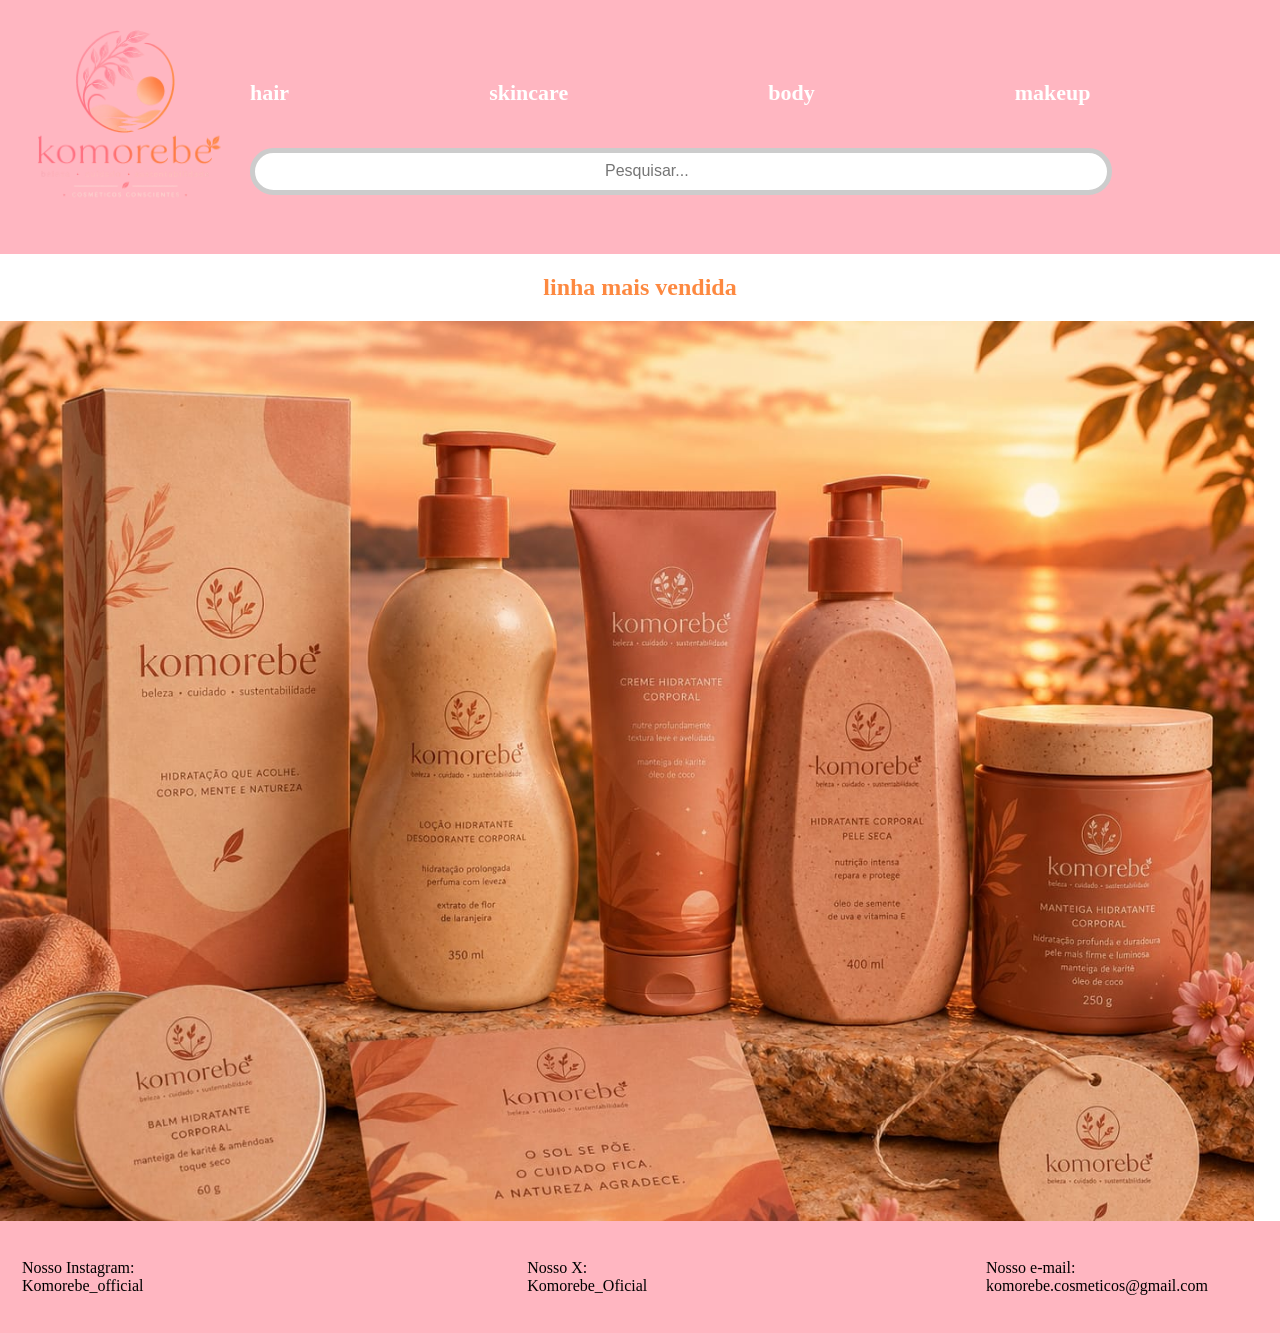
<file: index.html>
<!doctype html>
<html lang="pt-BR">
  <head>
    <meta charset="UTF-8" />
    <link rel="icon" type="image/svg+xml" href="src/assets/icons/android-chrome-192x192" />
    <meta name="viewport" content="width=device-width, initial-scale=1.0" />
    <link rel="stylesheet" href="style.css">
    <title>Komorebe</title>
  </head>
  <body>
    <header>
      <div class="npm">
        <a href="index.html" >
      <img src="src/assets/logos/logo komorebe.png" alt="" class="logo">
    </a>
    <nav>
    <ul type="none">
        <li><a href="src/pages/hair/hair.html" target="_self" class="click">hair</a></li>
        <li><a href="src/pages/skincare/skincare.html" target="_self" class="click">skincare</a></li>
        <li><a href="src/pages/body/body.html" target="_self" class="click">body</a></li>
        <li><a href="src/pages/make/make.html" target="_self" class="click">makeup</a></li>
        <li><a href="src/pages/sobre/sobre.html" target="_self" class="click">sobre nós</a></li>
    </ul>
     <input type="text" placeholder="Pesquisar...">
    </nav>
    </div>
    
</header>
<main>
    <h2 class="sub">linha mais vendida</h2>
    <img src="src/assets/images/WhatsApp Image 2026-05-20 at 1.48.15 PM.jpeg" class="imagem">
</main>
<footer>
  <div class="rodape">
    <p>Nosso Instagram: Komorebe_official</p>
    <p>Nosso X: Komorebe_Oficial</p>
    <p>Nosso e-mail: komorebe.cosmeticos@gmail.com</p>
</div>    
</footer>
    <script type="module" src="main.js"></script>
  </body>
</html>
</file>
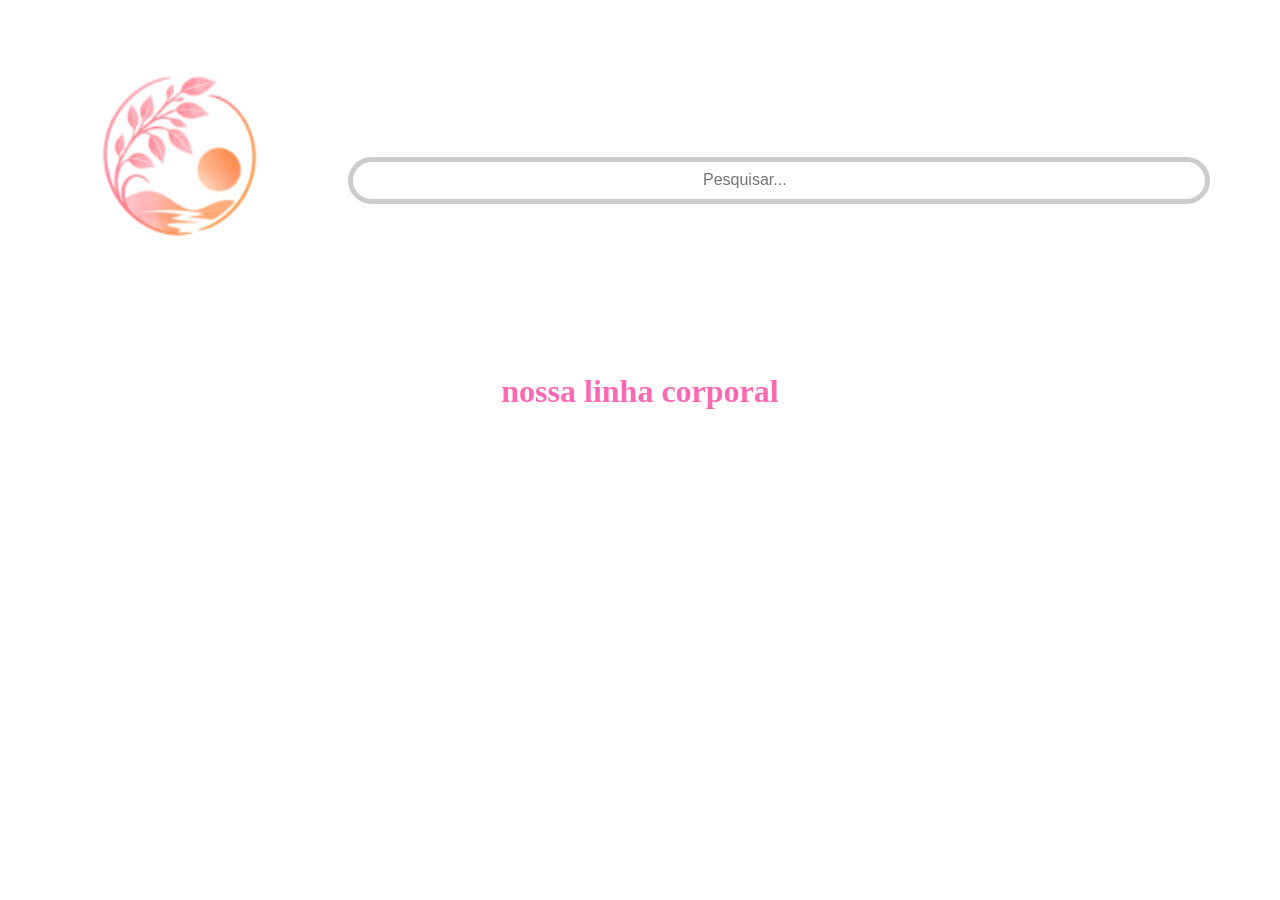
<file: src/pages/body/body.html>
<!DOCTYPE html>
<html lang="en">
<head>
    <meta charset="UTF-8">
    <meta name="viewport" content="width=device-width, initial-scale=1.0">
    <title>Komorebe</title>
    <link rel="stylesheet" href="body.css">
    <link rel="icon" type="image/svg+xml" href="../../assets/logos/android-chrome-192x192.png" />
</head>
<header>
    <div class="topo">
    <a href="../../../index.html" >
            <img src="../../assets/logos/android-chrome-192x192.png" alt="" class="logo">
    </a>
     <input type="text" placeholder="Pesquisar...">
    </div>
</header>
<body>
    <h1>nossa linha corporal</h1>
    
</body>
</html>
</file>
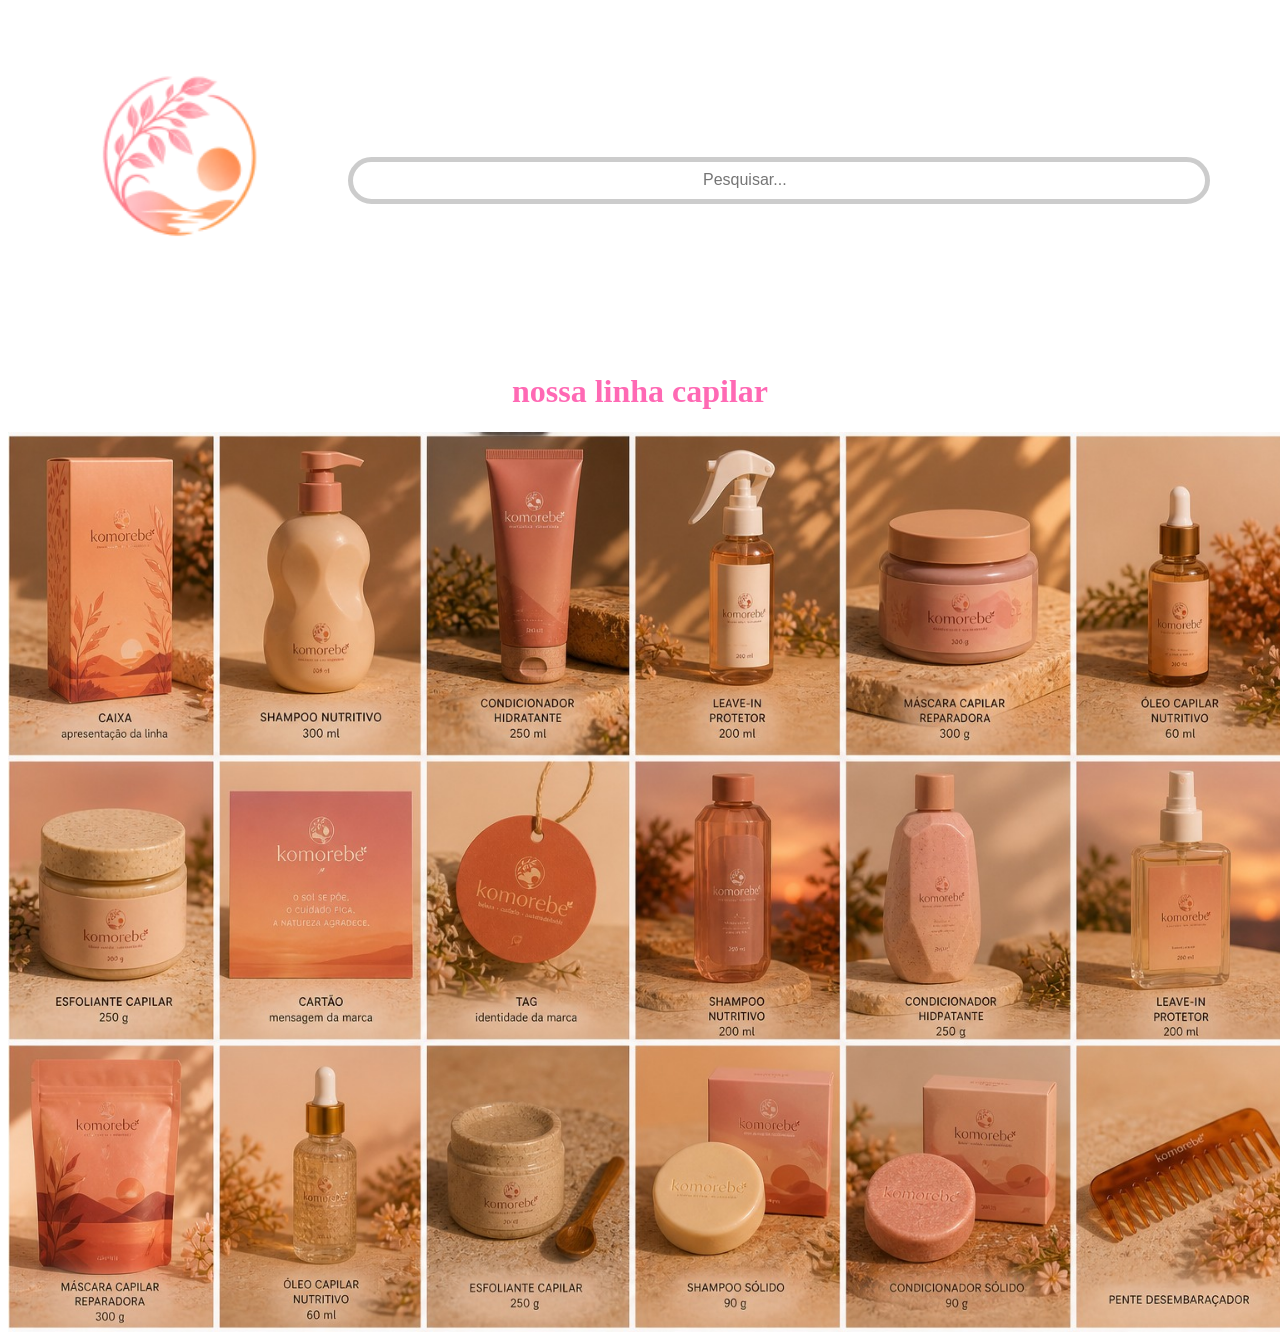
<file: src/pages/hair/hair.html>
<!DOCTYPE html>
<html lang="en">
<head>
    <meta charset="UTF-8">
    <meta name="viewport" content="width=device-width, initial-scale=1.0">
    <title>Komorebe</title>
    <link rel="stylesheet" href="hair.css">
    <link rel="shortcut icon" href="image/android-chrome-192x192.png" type="image/x-icon">
</head>
<header>
    <div class="topo">
    <a href="../../../index.html" >
            <img src="../../assets/logos/android-chrome-192x192.png" alt="" class="logo">
    </a>
     <input type="text" placeholder="Pesquisar...">
    </div>
</header>
<body>
    <h1>nossa linha capilar</h1>
    <img src="../../assets/images/WhatsApp Image 2026-05-20 at 1.45.45 PM (1).jpeg" class="imagem">
</body>
</html>
</file>
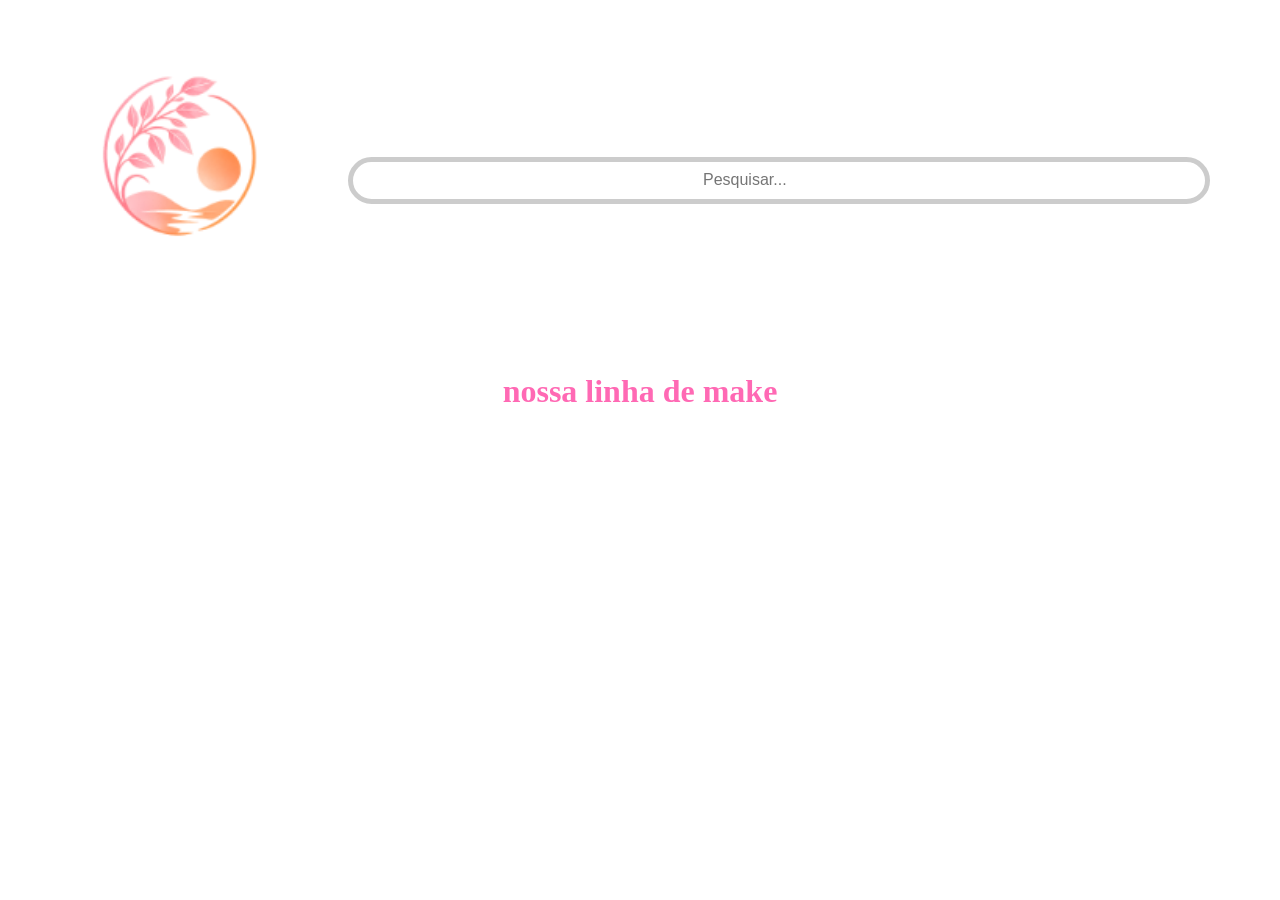
<file: src/pages/make/make.html>
<!DOCTYPE html>
<html lang="en">
<head>
    <meta charset="UTF-8">
    <meta name="viewport" content="width=device-width, initial-scale=1.0">
    <title>Komorebe</title>
    <link rel="stylesheet" href="make.css">
    <link rel="shortcut icon" href="../../assets/icons/android-chrome-192x192.png" type="image/x-icon">
</head>
<header>
    <div class="topo">
    <a href="index.html" >
            <img src="../../assets/icons/android-chrome-192x192.png" alt="" class="logo">
    </a>
     <input type="text" placeholder="Pesquisar...">
    </div>
</header>
<body>
    <h1>nossa linha de make</h1>
    
</body>
</html>
</file>
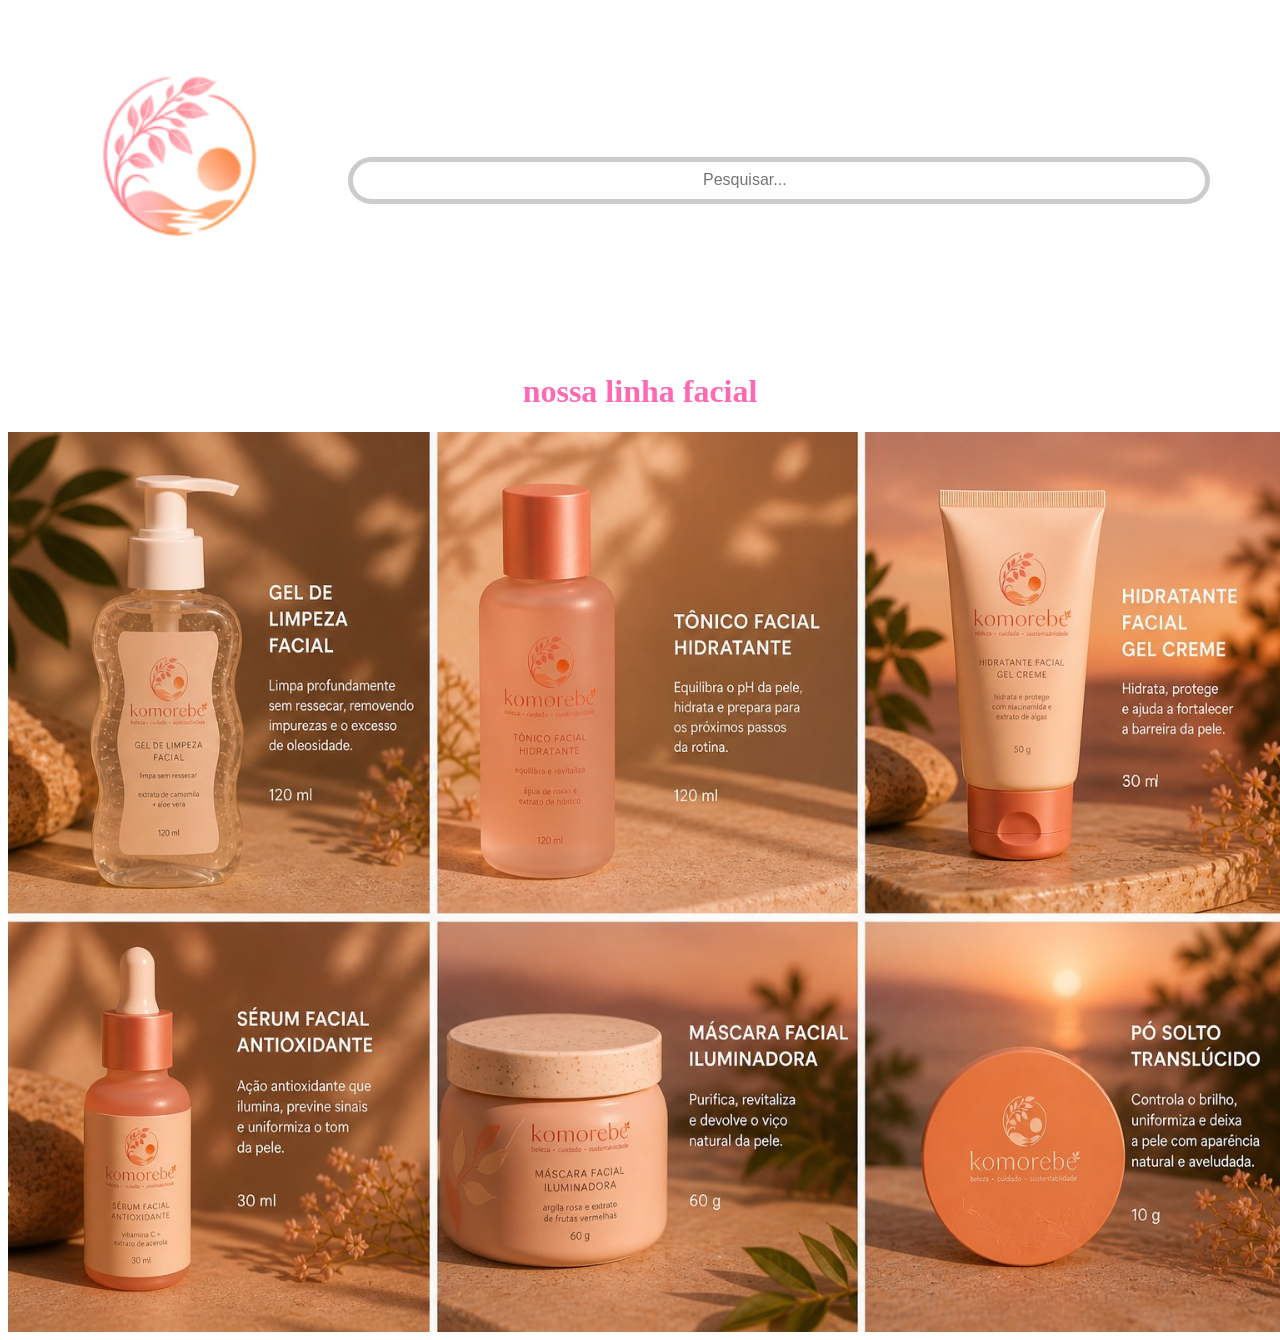
<file: src/pages/skincare/skincare.html>
<!DOCTYPE html>
<html lang="en">
<head>
    <meta charset="UTF-8">
    <meta name="viewport" content="width=device-width, initial-scale=1.0">
    <title>Komorebe</title>
    <link rel="shortcut icon" href="../../assets/icons/android-chrome-192x192.png" type="image/x-icon">
    <link rel="stylesheet" href="skincare.css">
</head>
<header>
    <div class="topo">
    <a href="index.html" >
            <img src="../../assets/icons/android-chrome-192x192.png" alt="" class="logo">
    </a>
     <input type="text" placeholder="Pesquisar...">
    </div>
</header>
<body>
    <h1>nossa linha facial</h1>
    <img src="../../assets/images/WhatsApp Image 2026-05-20 at 1.45.45 PM.jpeg" class="imagem">
    
</body>
</html>
</file>
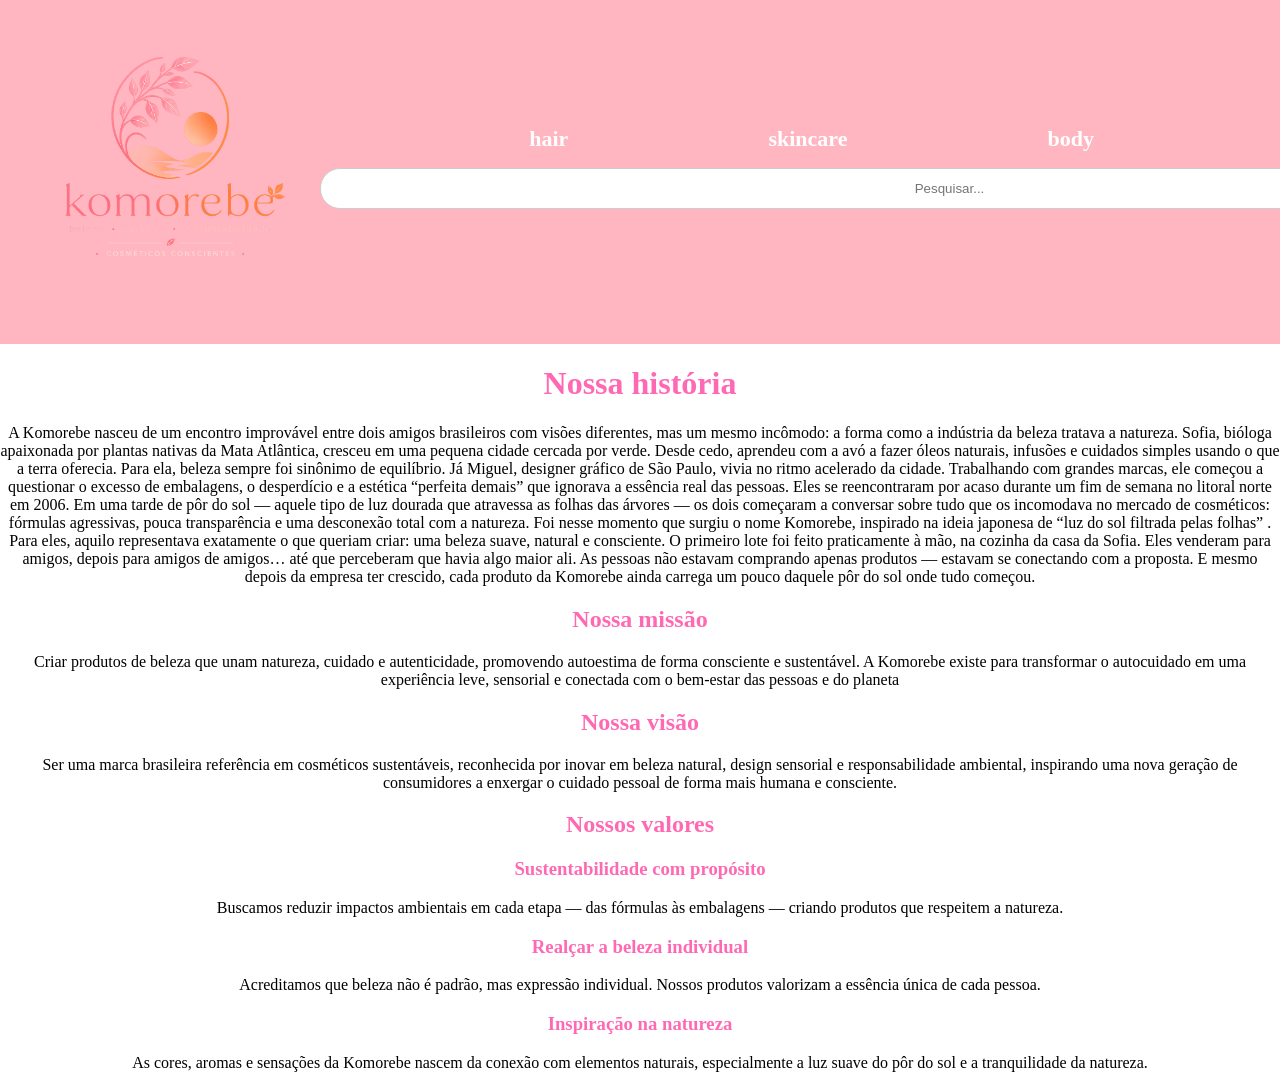
<file: src/pages/sobre/sobre.html>
<!DOCTYPE html>
<html lang="pb-bt">
<head>
    <meta charset="UTF-8">
    <meta name="viewport" content="width=device-width, initial-scale=1.0">
    <title>Komorebe</title>
    <link rel="shortcut icon" href="image/android-chrome-192x192.png" type="image/x-icon">
    <link rel="stylesheet" href="sobre.css">
</head>
<header>
 <div class="npm">
        <a href="index.html" >
      <img src="../../assets/logos/logo komorebe.png" alt="" class="logo">
    </a>
    <nav>
    <ul type="none">
        <li><a href="src/pages/hair/hair.html" target="_self" class="click">hair</a></li>
        <li><a href="src/pages/skincare/skincare.html" target="_self" class="click">skincare</a></li>
        <li><a href="src/pages/body/body.html" target="_self" class="click">body</a></li>
        <li><a href="src/pages/make/make.html" target="_self" class="click">makeup</a></li>
    </ul>
     <input type="text" placeholder="Pesquisar...">
    </nav>
    </div>
</header>
<body>
    <h1>Nossa história</h1>
    <p>A Komorebe nasceu de um encontro improvável entre dois amigos brasileiros com visões diferentes, mas um
mesmo incômodo: a forma como a indústria da beleza tratava a natureza.
Sofia, bióloga apaixonada por plantas nativas da Mata Atlântica, cresceu em uma pequena cidade cercada por
verde. Desde cedo, aprendeu com a avó a fazer óleos naturais, infusões e cuidados simples usando o que a terra
oferecia. Para ela, beleza sempre foi sinônimo de equilíbrio.
Já Miguel, designer gráfico de São Paulo, vivia no ritmo acelerado da cidade. Trabalhando com grandes marcas,
ele começou a questionar o excesso de embalagens, o desperdício e a estética “perfeita demais” que ignorava a
essência real das pessoas.
Eles se reencontraram por acaso durante um fim de semana no litoral norte em 2006. Em uma tarde de pôr do
sol — aquele tipo de luz dourada que atravessa as folhas das árvores — os dois começaram a conversar sobre
tudo que os incomodava no mercado de cosméticos: fórmulas agressivas, pouca transparência e uma
desconexão total com a natureza.
Foi nesse momento que surgiu o nome Komorebe, inspirado na ideia japonesa de “luz do sol filtrada pelas folhas”
.
Para eles, aquilo representava exatamente o que queriam criar: uma beleza suave, natural e consciente.
O primeiro lote foi feito praticamente à mão, na cozinha da casa da Sofia. Eles venderam para amigos, depois
para amigos de amigos… até que perceberam que havia algo maior ali. As pessoas não estavam comprando
apenas produtos — estavam se conectando com a proposta. E mesmo depois da empresa ter crescido, cada
produto da Komorebe ainda carrega um pouco daquele pôr do sol onde tudo começou.</p>
    <div class="h2">
        <h2>Nossa missão</h2>
        <p>Criar produtos de beleza que unam natureza, cuidado e autenticidade, promovendo autoestima de forma consciente e sustentável. A Komorebe existe para transformar o autocuidado em uma experiência leve, sensorial e conectada com o bem-estar das pessoas e do planeta</p>
        <h2>Nossa visão</h2>
        <p>Ser uma marca brasileira referência em cosméticos sustentáveis, reconhecida por inovar em beleza natural, design sensorial e responsabilidade ambiental, inspirando uma nova geração de consumidores a enxergar o cuidado pessoal de forma mais humana e consciente.
        </p>
        <h2>Nossos valores</h2>
        <h3>Sustentabilidade com propósito</h3>
        <p>Buscamos reduzir impactos ambientais em cada etapa — das fórmulas às embalagens — criando produtos que respeitem a natureza.</p>
        <h3>Realçar a beleza individual</h3>
        <p>Acreditamos que beleza não é padrão, mas expressão individual. Nossos produtos valorizam a essência única de cada pessoa.</p>
        <h3>Inspiração na natureza</h3>
        <p>As cores, aromas e sensações da Komorebe nascem da conexão com elementos naturais, especialmente a luz suave do pôr do sol e a tranquilidade da natureza.</p>
    </div>
</body>
</html>
</file>
<file: style.css>
header {
    align-items: center;
    gap: 0px;
    padding: 0px;
    background-color: rgb(255, 255, 255)
}

ul 
{
    display: flex;
    gap: 200px;
    list-style: none;
    padding: 0;
    margin-top: 20px;
    justify-content: center;
}
.logo {
    width: 250px;
}
body {
    margin: 0;
}
.click {
    text-decoration: none; /* tira o sublinhado */
    color: white; /* muda a cor */
    font-size: 22px; /* tamanho */
    font-family: verdana; /* fonte */
    font-weight: bold; /* negrito */
}
.click:hover {
    color: #f89840;
}
.topo {
    display: flex;
    align-items: center;
    gap: 100px;
}

input {
    width: 500px;
    height: 35px;
    border-radius: 25px;
    border: 5px solid #ccc;
    padding-left: 350px;
    font-size: 16px;
}
.clique:hover {
    color: #fd8940;
}
.clique {
    text-decoration: none; /* tira o sublinhado */
    color: black; /* muda a cor */
    font-size: 22px; /* tamanho */
    font-family: verdana; /* fonte */
    font-weight: bold; /* negrito */
}
.imagem {
    width: 98vw;
    height: 100vh;
    object-fit: cover; /* era para nao distorcer a imagem */
    display: block;
}
.sub {
    text-align: center;
    font-family: verdana;
    color: #fd8940;
}
.npm {
    border: 0px solid lightpink;
    background-color: lightpink;
    padding: 0px;
    display: flex;    
    display: flex;
    align-items: center;
    gap: 0px;
}
.rodape {
    border: 2px solid lightpink;
    background-color: lightpink;
    padding: 20px;
    display: flex;
    justify-content: space-around;
     display: flex;
    gap:300px;
    background-color: lightpink;
}
h2 {
  justify-content: left ;
}
</file>
<file: src/pages/body/body.css>
header {
    align-items: center;
    gap: 200px;
    padding: 20px;
}
.logo {
    width: 300px;
}
.topo {
    display: flex;
    align-items: center;
    gap: 20px;
}
input {
    width: 500px;
    height: 35px;
    border-radius: 25px;
    border: 5px solid #ccc;
    padding-left: 350px;
    font-size: 16px;
}
h1 {
    text-align: center;
    font-family: verdana;
    color: hotpink;
}
.imagem {
    width: 100vw;
    height: 100vh;
    display: block;
}
h2 {
    text-align: center;
    font-family: verdana;
    color: hotpink;
}
</file>
<file: src/pages/hair/hair.css>
header {
    align-items: center;
    gap: 200px;
    padding: 20px;
}
.logo {
    width: 300px;
}
.topo {
    display: flex;
    align-items: center;
    gap: 20px;
}
input {
    width: 500px;
    height: 35px;
    border-radius: 25px;
    border: 5px solid #ccc;
    padding-left: 350px;
    font-size: 16px;
}
h1 {
    text-align: center;
    font-family: verdana;
    color: hotpink;
}
.imagem {
    width: 100vw;
    height: 100vh;
    display: block;
}
h2 {
    text-align: center;
    font-family: verdana;
    color: hotpink;
}
</file>
<file: src/pages/make/make.css>
header {
    align-items: center;
    gap: 200px;
    padding: 20px;
}
.logo {
    width: 300px;
}
.topo {
    display: flex;
    align-items: center;
    gap: 20px;
}
input {
    width: 500px;
    height: 35px;
    border-radius: 25px;
    border: 5px solid #ccc;
    padding-left: 350px;
    font-size: 16px;
}
h1 {
    text-align: center;
    font-family: verdana;
    color: hotpink;
}
.imagem {
    width: 100vw;
    height: 100vh;
    display: block;
}
h2 {
    text-align: center;
    font-family: verdana;
    color: hotpink;
}
</file>
<file: src/pages/skincare/skincare.css>
header {
    align-items: center;
    gap: 200px;
    padding: 20px;
}
.logo {
    width: 300px;
}
.topo {
    display: flex;
    align-items: center;
    gap: 20px;
}
input {
    width: 500px;
    height: 35px;
    border-radius: 25px;
    border: 5px solid #ccc;
    padding-left: 350px;
    font-size: 16px;
}
h1 {
    text-align: center;
    font-family: verdana;
    color: hotpink;
}
.imagem {
    width: 100vw;
    height: 100vh;
    display: block;
}
h2 {
    text-align: center;
    font-family: verdana;
    color: hotpink;
}
</file>
<file: src/pages/sobre/sobre.css>
header {
    align-items: center;
    gap: 200px;
    padding: 20px;
    background-color: lightpink;
}
.topo {
    display: flex;
    align-items: center;
    gap: 20px;
}
input {
    width: 1225px;
    max-width: 10000px;
    padding: 12px 16px;
    border: 1px solid #ccc;
    border-radius: 20px;
    margin-bottom: 30px;
    text-align: center;

}
h1 {
    text-align:center;
    font-family: verdana;
    color: hotpink;
}
.imagem {
    width: 100vw;
    height: 100vh;
    display: block;
}
h2 {
    text-align: center;
    font-family: verdana;
    color: hotpink;
}
h3 {
    text-align: center;
    font-family: verdana;
    color: hotpink;
}
p {
    text-align: center;
    font-family: Verdana;
    display: flex;
    justify-content: center
}
ul 
{
    display: flex;
    gap: 200px;
    list-style: none;
    padding: 0;
    margin-top: 20px;
    justify-content: center;
}
.logo {
    width: 300px;
}
body {
    margin: 0;
}
.click {
    text-decoration: none; /* tira o sublinhado */
    color: white; /* muda a cor */
    font-size: 22px; /* tamanho */
    font-family: verdana; /* fonte */
    font-weight: bold; /* negrito */
}
.click:hover {
    color: #f89840;
}
.npm {
    border: 0px solid lightpink;
    background-color: lightpink;
    padding: 0px;
    display: flex;    
    display: flex;
    align-items: center;
    gap: 0px;
}
</file>
